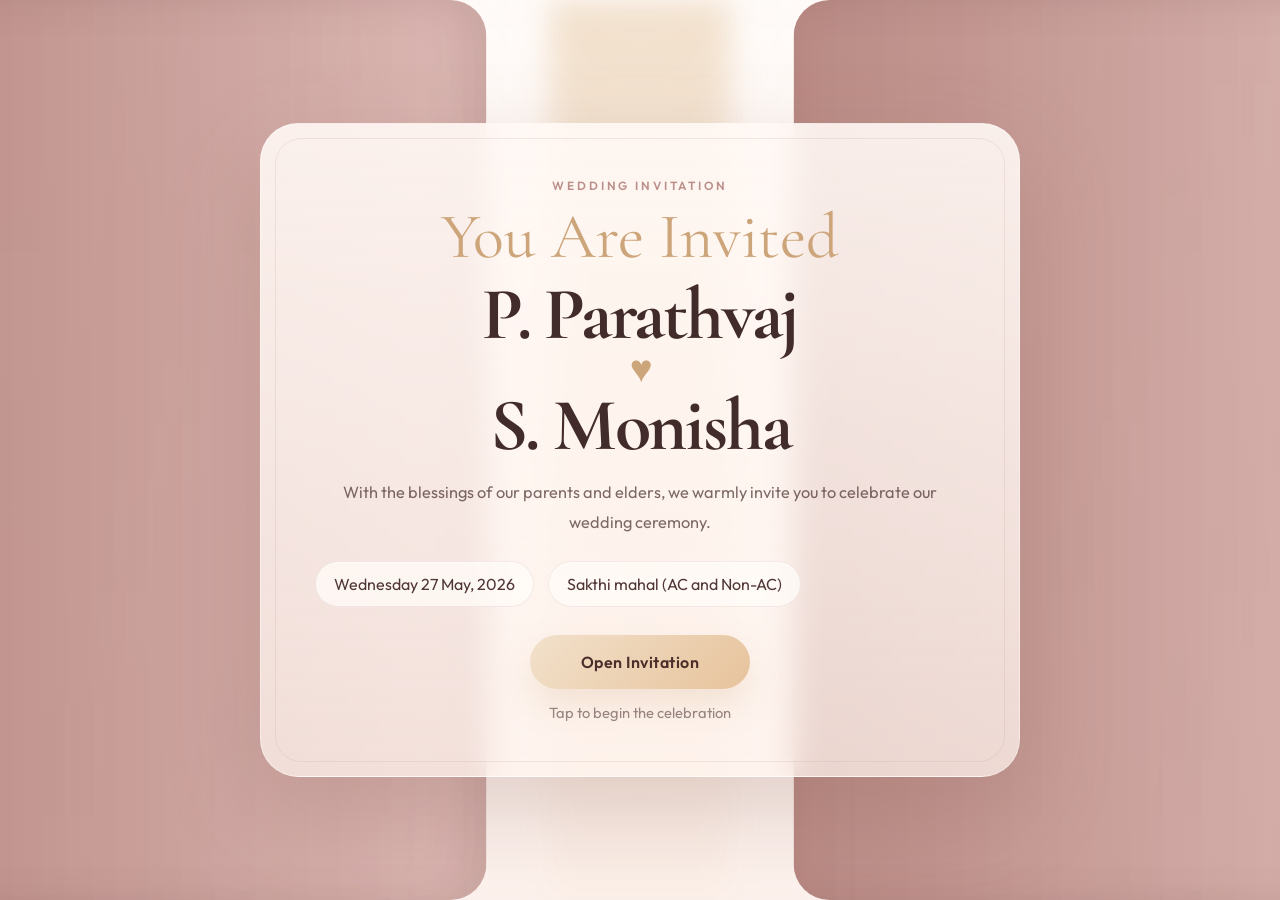
<file: index.html>
<!DOCTYPE html>
<html lang="en">
<head>
  <meta charset="UTF-8">
  <meta name="viewport" content="width=device-width, initial-scale=1.0">
  <meta name="description" content="Premium wedding invitation cover for P. Parathvaj and S. Monisha.">
  <title>P. Parathvaj & S. Monisha | Open Invitation</title>
  <link rel="preconnect" href="https://fonts.googleapis.com">
  <link rel="preconnect" href="https://fonts.gstatic.com" crossorigin>
  <link href="https://fonts.googleapis.com/css2?family=Cormorant+Garamond:wght@500;600;700&family=Outfit:wght@300;400;500;600;700&display=swap" rel="stylesheet">
  <link rel="stylesheet" href="styles.css">
</head>
<body class="page-opening">
  <div class="page-shell">
    <div class="ambient ambient-rose"></div>
    <div class="ambient ambient-cream"></div>
    <div class="grain"></div>
    <div class="petal-field" id="petalField" aria-hidden="true"></div>

    <main class="opening-stage">
      <div class="curtain curtain-left"></div>
      <div class="curtain curtain-right"></div>
      <div class="spotlight"></div>

      <section class="opening-card reveal reveal-immediate">
        <p class="mini-label">Wedding Invitation</p>
        <p class="script-line">You Are Invited</p>
        <h1 class="opening-title" data-couple-html><span class="name-line">P.&nbsp;Parathvaj</span><span class="heart-line">&hearts;</span><span class="name-line">S.&nbsp;Monisha</span></h1>
        <p class="opening-copy" data-opening-message>
          With joyful hearts and the blessings of our families, we invite you to celebrate our wedding.
        </p>
        <div class="opening-meta">
          <span class="meta-chip" data-wedding-date-long>Thursday, 28 May 2026</span>
          <span class="meta-chip" data-venue-name>Sakthi mahal (AC and Non-AC)</span>
        </div>
        <a class="button button-primary opening-button" href="welcome.html">Open Invitation</a>
        <p class="tap-note">Tap to begin the celebration</p>
      </section>
    </main>
  </div>

  <script src="script.js"></script>
</body>
</html>
</file>
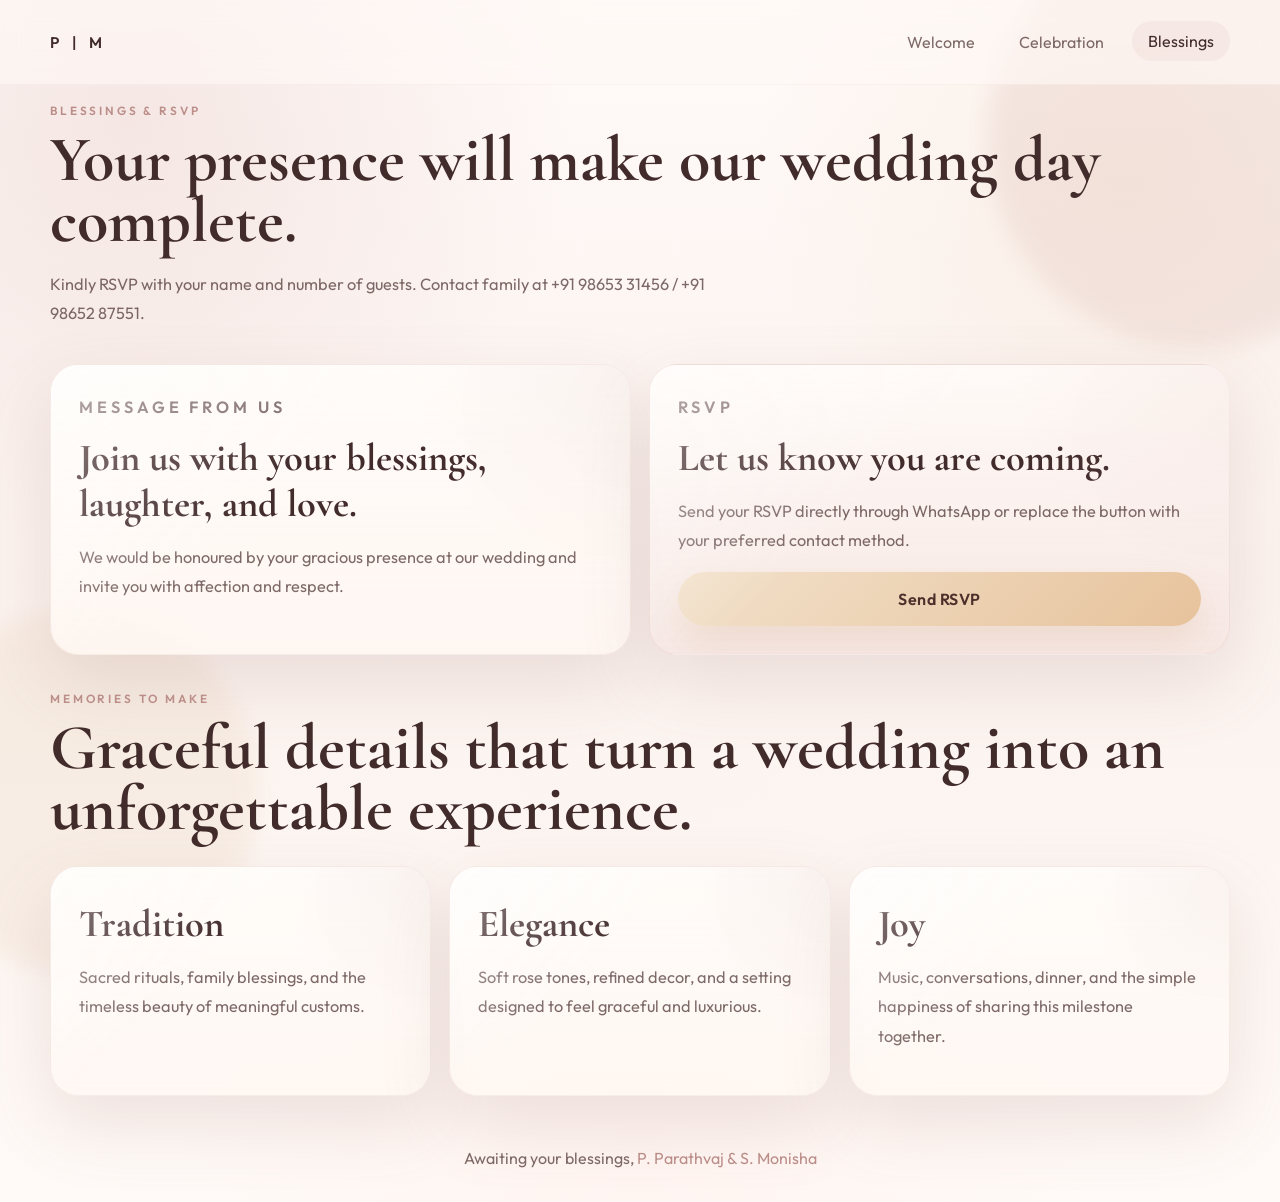
<file: blessings.html>
<!DOCTYPE html>
<html lang="en">
<head>
  <meta charset="UTF-8">
  <meta name="viewport" content="width=device-width, initial-scale=1.0">
  <meta name="description" content="Blessings and RSVP page for P. Parathvaj and S. Monisha wedding invitation.">
  <title>P. Parathvaj & S. Monisha | Blessings</title>
  <link rel="preconnect" href="https://fonts.googleapis.com">
  <link rel="preconnect" href="https://fonts.gstatic.com" crossorigin>
  <link href="https://fonts.googleapis.com/css2?family=Cormorant+Garamond:wght@500;600;700&family=Outfit:wght@300;400;500;600;700&display=swap" rel="stylesheet">
  <link rel="stylesheet" href="styles.css">
</head>
<body>
  <div class="page-shell">
    <div class="ambient ambient-rose"></div>
    <div class="ambient ambient-cream"></div>
    <div class="grain"></div>
    <div class="cursor-glow" id="cursorGlow" aria-hidden="true"></div>
    <div class="petal-field" id="petalField" aria-hidden="true"></div>

    <header class="site-header">
      <div class="container">
        <nav class="topbar">
          <a class="brand" href="index.html">P | M</a>
          <div class="nav-links">
            <a href="welcome.html">Welcome</a>
            <a href="celebration.html">Celebration</a>
            <a class="active" href="blessings.html">Blessings</a>
          </div>
        </nav>
      </div>
    </header>

    <main>
      <section class="container page-intro reveal">
        <p class="mini-label">Blessings & RSVP</p>
        <h1 class="page-title">Your presence will make our wedding day complete.</h1>
        <p class="page-copy" data-footer-message>
          Kindly RSVP with your name and number of guests. You can update this message and your contact link inside the site settings.
        </p>
      </section>

      <section class="container reveal">
        <div class="split-grid">
          <article class="premium-card detail-card">
            <p class="mini-label">Message From Us</p>
            <h3>Join us with your blessings, laughter, and love.</h3>
            <p data-closing-note>
              We would be honoured to celebrate this special day in your presence. Your love and blessings mean the world to us.
            </p>
          </article>

          <article class="premium-card detail-card accent-card">
            <p class="mini-label">RSVP</p>
            <h3>Let us know you are coming.</h3>
            <p>Send your RSVP directly through WhatsApp or replace the button with your preferred contact method.</p>
            <a class="button button-primary full-width" data-rsvp-link href="https://wa.me/919865331456" target="_blank" rel="noreferrer">Send RSVP</a>
          </article>
        </div>
      </section>

      <section class="container reveal">
        <div class="section-heading">
          <p class="mini-label">Memories To Make</p>
          <h2>Graceful details that turn a wedding into an unforgettable experience.</h2>
        </div>

        <div class="story-grid">
          <article class="premium-card story-card">
            <h3>Tradition</h3>
            <p>Sacred rituals, family blessings, and the timeless beauty of meaningful customs.</p>
          </article>
          <article class="premium-card story-card">
            <h3>Elegance</h3>
            <p>Soft rose tones, refined decor, and a setting designed to feel graceful and luxurious.</p>
          </article>
          <article class="premium-card story-card">
            <h3>Joy</h3>
            <p>Music, conversations, dinner, and the simple happiness of sharing this milestone together.</p>
          </article>
        </div>
      </section>
    </main>

    <footer class="footer">
      <p>Awaiting your blessings, <span data-couple-text>P. Parathvaj & S. Monisha</span></p>
    </footer>
  </div>

  <script src="script.js"></script>
</body>
</html>
</file>
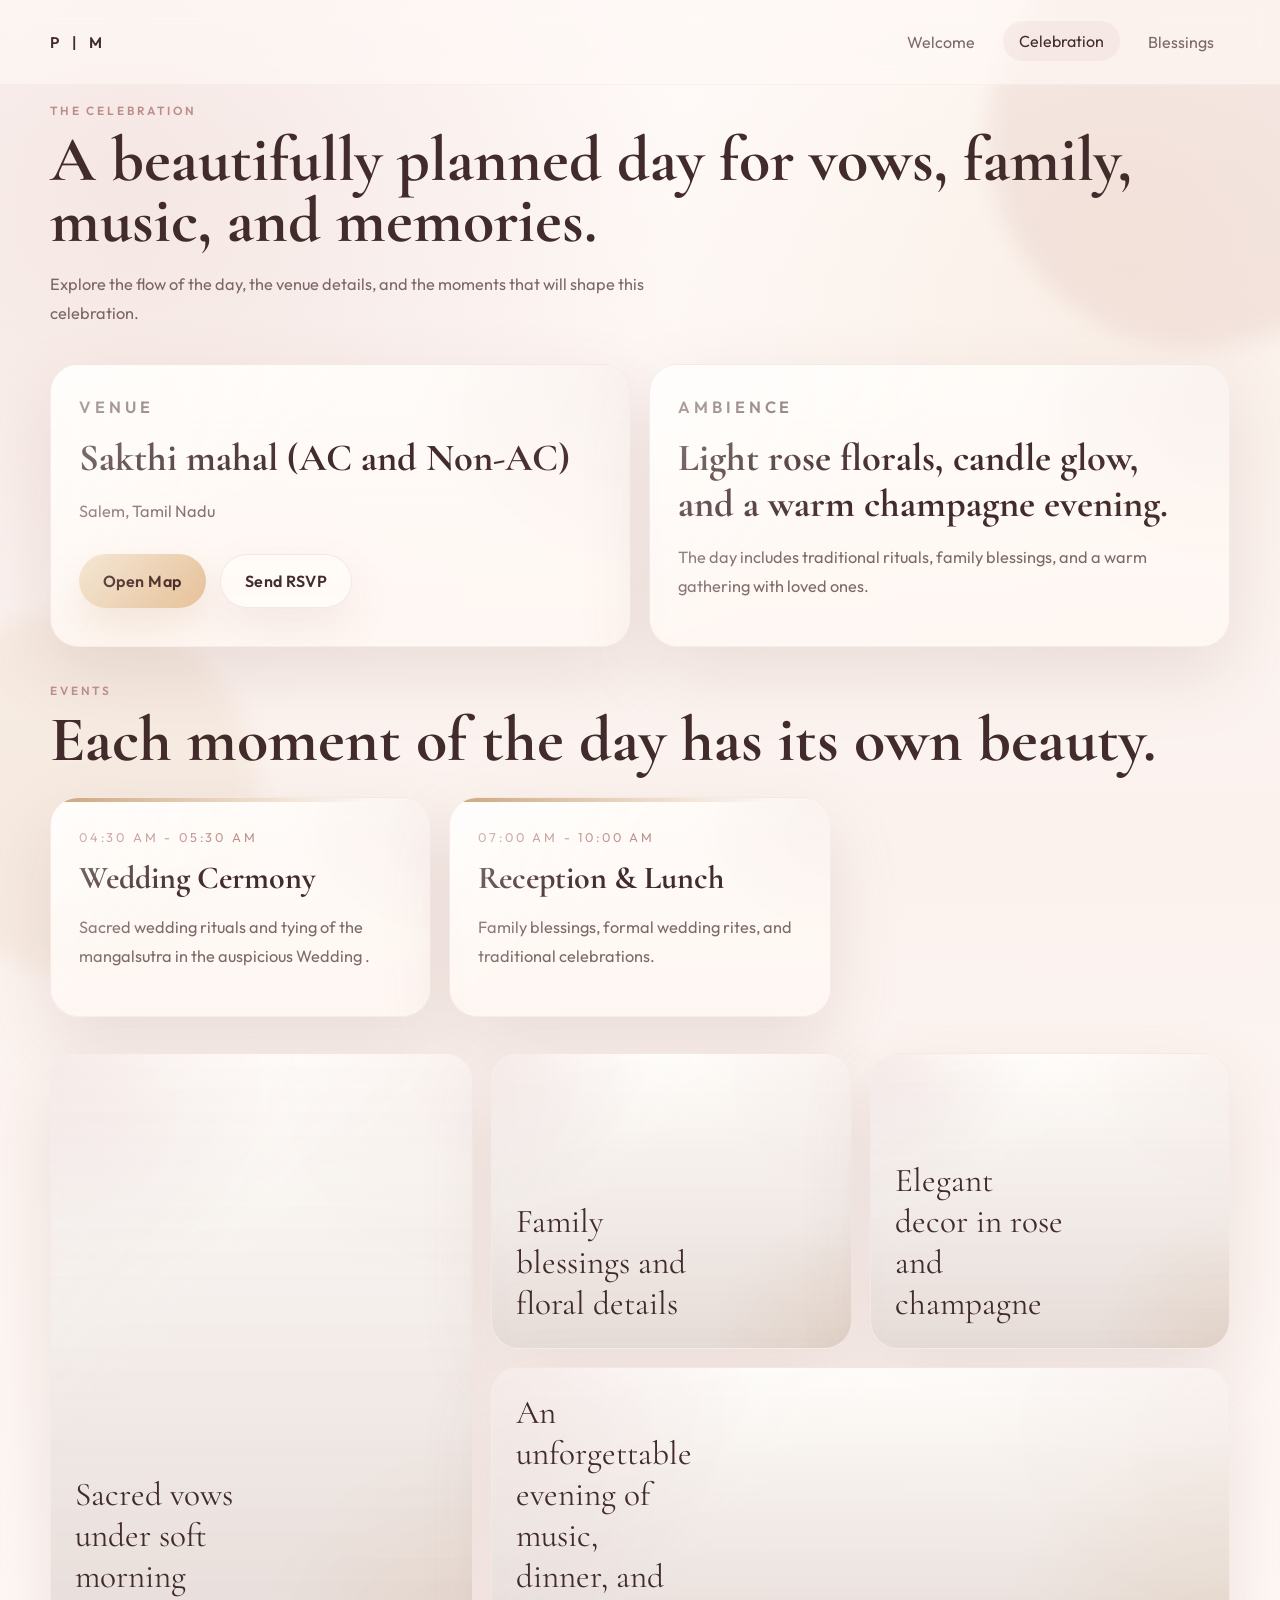
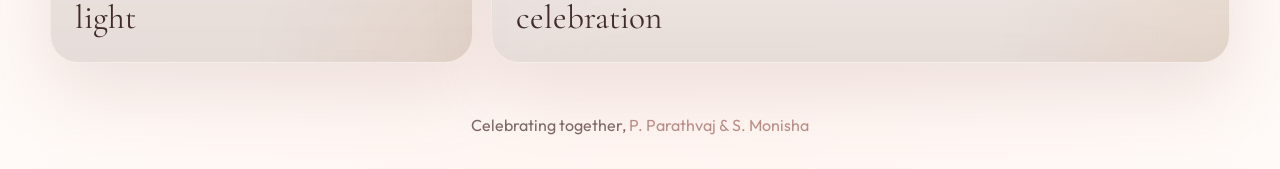
<file: celebration.html>
<!DOCTYPE html>
<html lang="en">
<head>
  <meta charset="UTF-8">
  <meta name="viewport" content="width=device-width, initial-scale=1.0">
  <meta name="description" content="Celebration details for P. Parathvaj and S. Monisha wedding invitation.">
  <title>P. Parathvaj & S. Monisha | Celebration</title>
  <link rel="preconnect" href="https://fonts.googleapis.com">
  <link rel="preconnect" href="https://fonts.gstatic.com" crossorigin>
  <link href="https://fonts.googleapis.com/css2?family=Cormorant+Garamond:wght@500;600;700&family=Outfit:wght@300;400;500;600;700&display=swap" rel="stylesheet">
  <link rel="stylesheet" href="styles.css">
</head>
<body>
  <div class="page-shell">
    <div class="ambient ambient-rose"></div>
    <div class="ambient ambient-cream"></div>
    <div class="grain"></div>
    <div class="cursor-glow" id="cursorGlow" aria-hidden="true"></div>
    <div class="petal-field" id="petalField" aria-hidden="true"></div>

    <header class="site-header">
      <div class="container">
        <nav class="topbar">
          <a class="brand" href="index.html">P | M</a>
          <div class="nav-links">
            <a href="welcome.html">Welcome</a>
            <a class="active" href="celebration.html">Celebration</a>
            <a href="blessings.html">Blessings</a>
          </div>
        </nav>
      </div>
    </header>

    <main>
      <section class="container page-intro reveal">
        <p class="mini-label">The Celebration</p>
        <h1 class="page-title">A beautifully planned day for vows, family, music, and memories.</h1>
        <p class="page-copy">
          Explore the flow of the day, the venue details, and the moments that will shape this celebration.
        </p>
      </section>

      <section class="container reveal">
        <div class="venue-showcase">
          <article class="premium-card venue-feature">
            <p class="mini-label">Venue</p>
            <h2 data-venue-name>Sakthi mahal (AC and Non-AC)</h2>
            <p data-venue-address>Salem, Tamil Nadu</p>
            <div class="hero-actions">
              <a class="button button-primary" data-map-link href="https://maps.app.goo.gl/HYjdV6SkisN9xQ6q7" target="_blank" rel="noreferrer">Open Map</a>
              <a class="button button-secondary" href="blessings.html">Send RSVP</a>
            </div>
          </article>

          <article class="premium-card dress-card">
            <p class="mini-label">Ambience</p>
            <h3>Light rose florals, candle glow, and a warm champagne evening.</h3>
            <p data-ambience-note>
              The celebration blends timeless rituals with a soft romantic setting, creating an elegant and intimate experience for every guest.
            </p>
          </article>
        </div>
      </section>

      <section class="container reveal">
        <div class="section-heading">
          <p class="mini-label">Events</p>
          <h2>Each moment of the day has its own beauty.</h2>
        </div>
        <div class="event-grid" id="eventGrid"></div>
      </section>

      <section class="container reveal">
        <div class="mood-grid">
          <article class="premium-card mood-card mood-tall">
            <span>Sacred vows under soft morning light</span>
          </article>
          <article class="premium-card mood-card">
            <span>Family blessings and floral details</span>
          </article>
          <article class="premium-card mood-card">
            <span>Elegant decor in rose and champagne</span>
          </article>
          <article class="premium-card mood-card mood-wide">
            <span>An unforgettable evening of music, dinner, and celebration</span>
          </article>
        </div>
      </section>
    </main>

    <footer class="footer">
      <p>Celebrating together, <span data-couple-text>P. Parathvaj & S. Monisha</span></p>
    </footer>
  </div>

  <script src="script.js"></script>
</body>
</html>
</file>
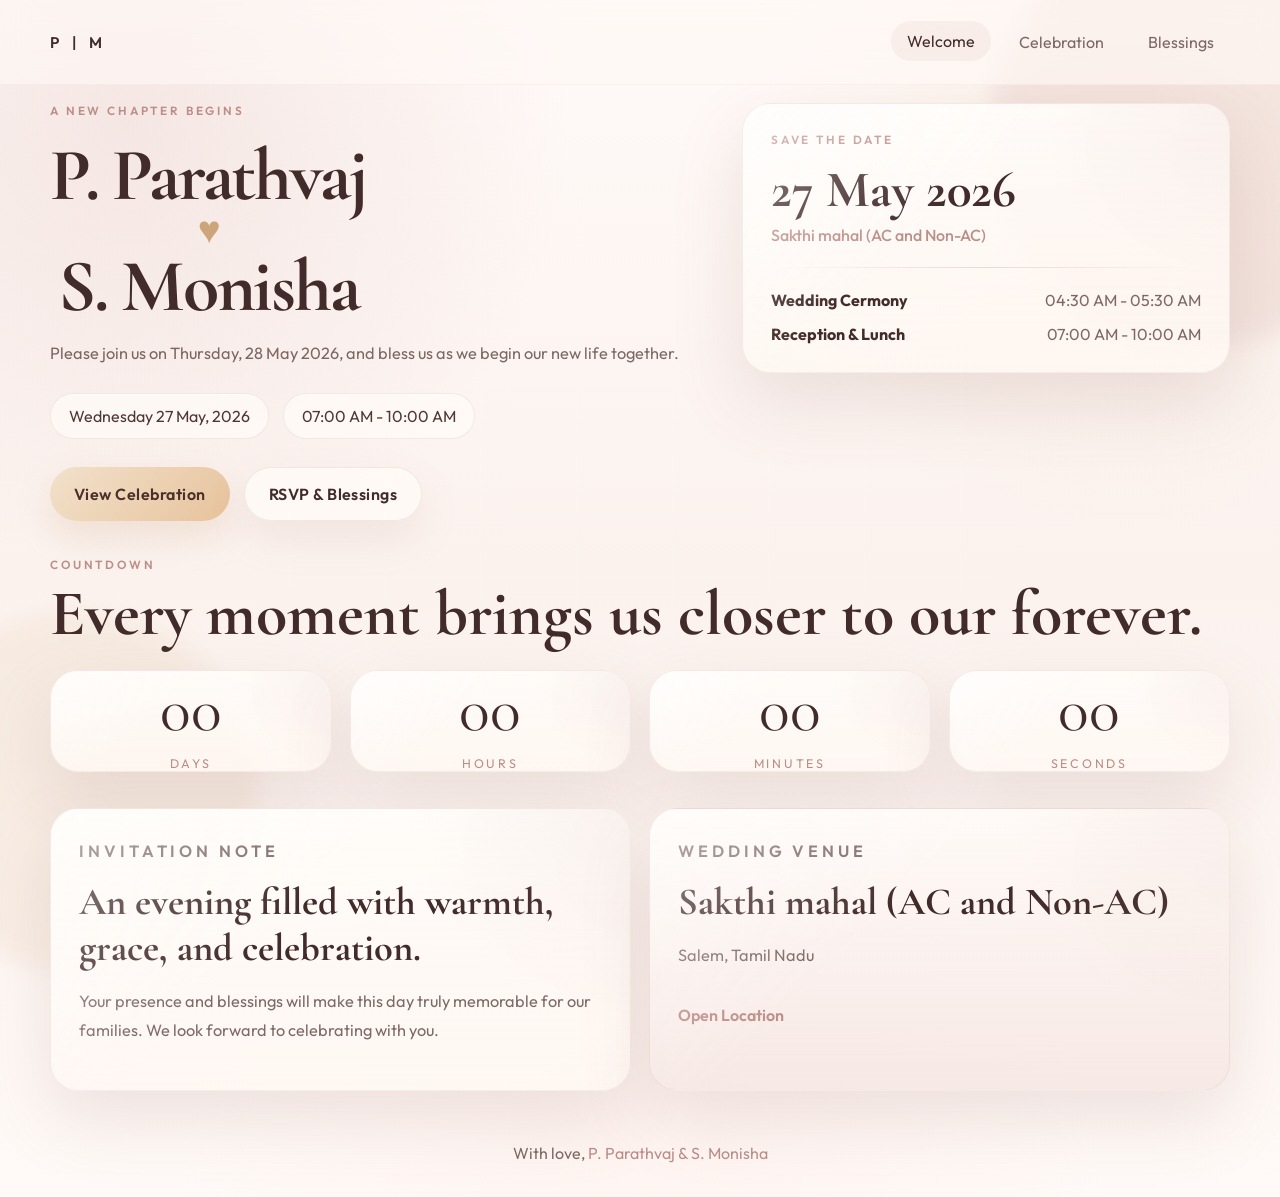
<file: welcome.html>
<!DOCTYPE html>
<html lang="en">
<head>
  <meta charset="UTF-8">
  <meta name="viewport" content="width=device-width, initial-scale=1.0">
  <meta name="description" content="Welcome page for P. Parathvaj and S. Monisha wedding invitation.">
  <title>P. Parathvaj & S. Monisha | Welcome</title>
  <link rel="preconnect" href="https://fonts.googleapis.com">
  <link rel="preconnect" href="https://fonts.gstatic.com" crossorigin>
  <link href="https://fonts.googleapis.com/css2?family=Cormorant+Garamond:wght@500;600;700&family=Outfit:wght@300;400;500;600;700&display=swap" rel="stylesheet">
  <link rel="stylesheet" href="styles.css">
</head>
<body>
  <div class="page-shell">
    <div class="ambient ambient-rose"></div>
    <div class="ambient ambient-cream"></div>
    <div class="grain"></div>
    <div class="cursor-glow" id="cursorGlow" aria-hidden="true"></div>
    <div class="petal-field" id="petalField" aria-hidden="true"></div>

    <header class="site-header">
      <div class="container">
        <nav class="topbar">
          <a class="brand" href="index.html">P | M</a>
          <div class="nav-links">
            <a class="active" href="welcome.html">Welcome</a>
            <a href="celebration.html">Celebration</a>
            <a href="blessings.html">Blessings</a>
          </div>
        </nav>
      </div>
    </header>

    <main>
      <section class="container hero-section">
        <div class="hero-grid hero-grid-wide">
          <div class="hero-copy reveal">
            <p class="mini-label">A New Chapter Begins</p>
            <h1 class="hero-title" data-couple-html><span class="name-line">P.&nbsp;Parathvaj</span><span class="heart-line">&hearts;</span><span class="name-line">S.&nbsp;Monisha</span></h1>
            <p class="hero-copy-text" data-hero-message>
              We invite you to celebrate our new beginning, wrapped in love, tradition, music, and the blessings of family.
            </p>
            <div class="hero-meta">
              <span class="meta-chip" data-wedding-date-long>Thursday, 28 May 2026</span>
              <span class="meta-chip" data-Reception & Lunch>07:00 AM - 10:00 AM</span>
            </div>
            <div class="hero-actions">
              <a class="button button-primary" href="celebration.html">View Celebration</a>
              <a class="button button-secondary" href="blessings.html">RSVP & Blessings</a>
            </div>
          </div>

          <div class="hero-side reveal" id="heroTilt">
            <article class="premium-card summary-card">
              <p class="mini-label">Save The Date</p>
              <h2 class="card-date" data-wedding-date-short>28 May 2026</h2>
              <p class="card-place" data-venue-name>Sakthi mahal (AC and Non-AC)</p>
              <div class="line-divider"></div>
              <ul class="summary-list" id="heroEventList"></ul>
            </article>
          </div>
        </div>
      </section>

      <section class="container countdown-section reveal">
        <div class="section-heading">
          <p class="mini-label">Countdown</p>
          <h2>Every moment brings us closer to our forever.</h2>
        </div>

        <div class="countdown-grid">
          <article class="premium-card count-card">
            <span class="count-value" id="days">00</span>
            <span class="count-label">Days</span>
          </article>
          <article class="premium-card count-card">
            <span class="count-value" id="hours">00</span>
            <span class="count-label">Hours</span>
          </article>
          <article class="premium-card count-card">
            <span class="count-value" id="minutes">00</span>
            <span class="count-label">Minutes</span>
          </article>
          <article class="premium-card count-card">
            <span class="count-value" id="seconds">00</span>
            <span class="count-label">Seconds</span>
          </article>
        </div>
      </section>

      <section class="container reveal">
        <div class="split-grid">
          <article class="premium-card detail-card">
            <p class="mini-label">Invitation Note</p>
            <h3>An evening filled with warmth, grace, and celebration.</h3>
            <p data-invitation-note>
              Your presence will make our day brighter, warmer, and more meaningful. Join us for a celebration filled with grace, joy, and heartfelt moments.
            </p>
          </article>

          <article class="premium-card detail-card accent-card">
            <p class="mini-label">Wedding Venue</p>
            <h3 data-venue-name>Sakthi mahal (AC and Non-AC)</h3>
            <p data-venue-address>Salem, Tamil Nadu</p>
            <a class="text-link" data-map-link href="https://maps.app.goo.gl/HYjdV6SkisN9xQ6q7" target="_blank" rel="noreferrer">Open Location</a>
          </article>
        </div>
      </section>
    </main>

    <footer class="footer">
      <p>With love, <span data-couple-text>P. Parathvaj & S. Monisha</span></p>
    </footer>
  </div>

  <script src="script.js"></script>
</body>
</html>
</file>
<file: styles.css>
:root {
  --bg: #fbf4ef;
  --bg-soft: #fff9f6;
  --surface: rgba(255, 252, 249, 0.9);
  --surface-soft: rgba(255, 247, 242, 0.8);
  --text: #503736;
  --heading: #422b2b;
  --muted: rgba(80, 55, 54, 0.74);
  --line: rgba(146, 104, 98, 0.16);
  --rose: #dfaca7;
  --rose-deep: #bc8e89;
  --champagne: #e7c9a5;
  --champagne-deep: #cda57b;
  --shadow: 0 28px 70px rgba(150, 108, 102, 0.16);
  --shadow-soft: 0 18px 42px rgba(171, 127, 121, 0.12);
  --radius-xl: 38px;
  --radius-lg: 28px;
  --radius-md: 22px;
  --container: min(1180px, calc(100% - 40px));
}

* {
  box-sizing: border-box;
}

html {
  scroll-behavior: smooth;
}

body {
  margin: 0;
  min-height: 100vh;
  font-family: "Outfit", sans-serif;
  color: var(--text);
  background:
    radial-gradient(circle at 10% 10%, rgba(214, 173, 169, 0.24), transparent 28%),
    radial-gradient(circle at 88% 14%, rgba(231, 201, 165, 0.18), transparent 24%),
    radial-gradient(circle at 50% 100%, rgba(255, 230, 225, 0.26), transparent 34%),
    linear-gradient(180deg, #fffaf8 0%, #fbf2ee 48%, #fffaf7 100%);
  overflow-x: hidden;
}

a {
  color: inherit;
  text-decoration: none;
}

.page-shell {
  position: relative;
  isolation: isolate;
}

.container {
  width: var(--container);
  margin: 0 auto;
}

.grain,
.ambient,
.cursor-glow,
.petal-field {
  pointer-events: none;
}

.grain {
  position: fixed;
  inset: 0;
  z-index: -4;
  opacity: 0.18;
  background-image:
    linear-gradient(rgba(255, 255, 255, 0.5) 1px, transparent 1px),
    linear-gradient(90deg, rgba(255, 255, 255, 0.5) 1px, transparent 1px);
  background-size: 96px 96px;
  mask-image: radial-gradient(circle at center, black 38%, transparent 92%);
}

.ambient {
  position: fixed;
  border-radius: 999px;
  filter: blur(10px);
  z-index: -3;
  opacity: 0.72;
  animation: floatAura 18s ease-in-out infinite alternate;
}

.ambient-rose {
  width: 420px;
  height: 420px;
  top: -8%;
  right: -10%;
  background: rgba(214, 173, 169, 0.28);
}

.ambient-cream {
  width: 360px;
  height: 360px;
  bottom: -8%;
  left: -8%;
  background: rgba(231, 201, 165, 0.24);
  animation-duration: 22s;
}

.cursor-glow {
  position: fixed;
  width: 240px;
  height: 240px;
  border-radius: 50%;
  transform: translate(-50%, -50%);
  background: radial-gradient(circle, rgba(231, 201, 165, 0.28) 0%, rgba(231, 201, 165, 0) 70%);
  opacity: 0;
  transition: opacity 0.3s ease;
  z-index: -2;
}

.petal-field {
  position: fixed;
  inset: 0;
  z-index: -2;
  overflow: hidden;
}

.petal {
  position: absolute;
  top: -12%;
  width: var(--size);
  height: calc(var(--size) * 1.4);
  border-radius: 50% 0 50% 50%;
  opacity: 0.28;
  transform: rotate(var(--rotate));
  background: linear-gradient(180deg, rgba(255, 239, 235, 0.96), rgba(214, 173, 169, 0.6));
  animation: petalFall var(--duration) linear infinite;
  animation-delay: var(--delay);
}

.site-header {
  position: sticky;
  top: 0;
  z-index: 20;
  backdrop-filter: blur(14px);
  background: rgba(255, 249, 246, 0.62);
  border-bottom: 1px solid rgba(188, 142, 137, 0.08);
}

.topbar {
  display: flex;
  align-items: center;
  justify-content: space-between;
  padding: 22px 0;
}

.brand {
  color: var(--heading);
  letter-spacing: 0.32em;
  text-transform: uppercase;
  font-size: 0.96rem;
  font-weight: 600;
}

.nav-links {
  display: flex;
  flex-wrap: wrap;
  gap: 12px;
}

.nav-links a {
  padding: 10px 16px;
  border-radius: 999px;
  color: var(--muted);
  transition: background 0.3s ease, color 0.3s ease, transform 0.3s ease;
}

.nav-links a:hover,
.nav-links a.active {
  background: rgba(214, 173, 169, 0.14);
  color: var(--heading);
  transform: translateY(-1px);
}

.hero-section,
.countdown-section,
.page-intro,
.footer,
main > .container {
  padding-top: 18px;
  padding-bottom: 18px;
}

.hero-grid,
.split-grid,
.venue-showcase,
.countdown-grid,
.event-grid,
.mood-grid,
.story-grid {
  display: grid;
  gap: 18px;
}

.hero-grid {
  grid-template-columns: 1.16fr 0.84fr;
  align-items: start;
}

.hero-grid-wide {
  min-height: auto;
}

.mini-label {
  margin: 0 0 12px;
  color: var(--rose-deep);
  letter-spacing: 0.24em;
  text-transform: uppercase;
  font-size: 0.74rem;
  font-weight: 600;
}

.script-line,
.opening-title,
.hero-title,
.page-title,
.section-heading h2,
.detail-card h3,
.venue-feature h2,
.dress-card h3,
.story-card h3,
.card-date,
.event-card h3 {
  font-family: "Cormorant Garamond", serif;
}

.script-line {
  margin: 0;
  color: var(--champagne-deep);
  font-size: clamp(2.4rem, 5vw, 4.6rem);
  line-height: 1;
}

.opening-title,
.hero-title {
  margin: 10px 0 0;
  color: var(--heading);
  font-size: clamp(2.8rem, 5.8vw, 5.2rem);
  line-height: 0.95;
  letter-spacing: -0.03em;
  display: inline-grid;
  justify-items: center;
  text-align: center;
}

.name-line {
  display: block;
  color: var(--heading);
  font-size: 1em;
}

.heart-line {
  display: block;
}

.heart-line {
  color: var(--champagne-deep);
  font-size: 0.52em;
  line-height: 0.8;
  margin: 0.14em 0 0.1em;
  justify-self: center;
}

.opening-copy,
.hero-copy-text,
.page-copy,
.detail-card p,
.dress-card p,
.story-card p,
.venue-feature p,
.event-card p {
  color: var(--muted);
  line-height: 1.8;
  font-size: 1.02rem;
}

.opening-copy {
  max-width: 650px;
  margin: 18px auto 0;
}

.hero-copy-text,
.page-copy {
  max-width: 660px;
  margin: 18px 0 0;
}

.hero-meta,
.opening-meta,
.hero-actions {
  display: flex;
  flex-wrap: wrap;
  gap: 14px;
}

.hero-meta,
.opening-meta {
  margin-top: 24px;
}

.hero-actions {
  margin-top: 28px;
}

.meta-chip {
  padding: 12px 18px;
  border-radius: 999px;
  background: rgba(255, 251, 247, 0.76);
  border: 1px solid rgba(188, 142, 137, 0.16);
  box-shadow: inset 0 1px 0 rgba(255, 255, 255, 0.56);
}

.button {
  display: inline-flex;
  align-items: center;
  justify-content: center;
  min-height: 54px;
  padding: 0 24px;
  border: 0;
  border-radius: 999px;
  font-weight: 600;
  letter-spacing: 0.03em;
  transition: transform 0.3s ease, box-shadow 0.3s ease;
}

.button:hover {
  transform: translateY(-2px);
}

.button-primary {
  color: #4c2f2a;
  background: linear-gradient(135deg, #f2e1cb 0%, #e7c39c 100%);
  box-shadow: 0 16px 34px rgba(205, 165, 123, 0.22);
}

.button-secondary {
  color: var(--heading);
  background: rgba(255, 251, 247, 0.76);
  border: 1px solid rgba(188, 142, 137, 0.18);
  box-shadow: var(--shadow-soft);
}

.full-width {
  width: 100%;
}

.premium-card {
  position: relative;
  border-radius: var(--radius-lg);
  background: linear-gradient(180deg, rgba(255, 252, 249, 0.94), rgba(255, 247, 242, 0.82));
  border: 1px solid rgba(188, 142, 137, 0.14);
  box-shadow: var(--shadow);
  overflow: hidden;
}

.premium-card::before {
  content: "";
  position: absolute;
  inset: 0;
  background:
    linear-gradient(135deg, rgba(255, 255, 255, 0.45), transparent 40%),
    radial-gradient(circle at top right, rgba(214, 173, 169, 0.12), transparent 34%);
  pointer-events: none;
}

.summary-card,
.detail-card,
.venue-feature,
.dress-card,
.story-card,
.event-card {
  padding: 28px;
}

.summary-card {
  transform-style: preserve-3d;
}

.card-date {
  margin: 8px 0 4px;
  color: var(--heading);
  font-size: clamp(2.2rem, 4vw, 3.6rem);
}

.card-place {
  margin: 0;
  color: var(--rose-deep);
  font-weight: 500;
}

.line-divider {
  height: 1px;
  margin: 22px 0;
  background: linear-gradient(90deg, transparent, rgba(188, 142, 137, 0.3), transparent);
}

.summary-list {
  list-style: none;
  padding: 0;
  margin: 0;
  display: grid;
  gap: 14px;
}

.summary-list li {
  display: flex;
  justify-content: space-between;
  gap: 16px;
  color: var(--muted);
}

.summary-list strong {
  color: var(--heading);
}

.section-heading {
  margin-bottom: 26px;
}

.section-heading h2,
.page-title {
  margin: 0;
  color: var(--heading);
  font-size: clamp(2.4rem, 5vw, 4.6rem);
  line-height: 0.95;
}

.countdown-grid {
  grid-template-columns: repeat(4, minmax(0, 1fr));
}

.count-card {
  text-align: center;
}

.count-value {
  display: block;
  color: var(--heading);
  font-family: "Cormorant Garamond", serif;
  font-size: clamp(2.6rem, 5vw, 4.2rem);
}

.count-label {
  display: block;
  margin-top: 8px;
  color: var(--rose-deep);
  font-size: 0.78rem;
  letter-spacing: 0.22em;
  text-transform: uppercase;
}

.split-grid,
.venue-showcase {
  grid-template-columns: 1fr 1fr;
}

.detail-card h3,
.dress-card h3,
.story-card h3,
.venue-feature h2 {
  margin: 6px 0 12px;
  color: var(--heading);
  font-size: clamp(1.8rem, 3vw, 2.8rem);
}

.text-link {
  display: inline-flex;
  margin-top: 18px;
  color: var(--rose-deep);
  font-weight: 600;
}

.accent-card {
  background: linear-gradient(180deg, rgba(255, 250, 247, 0.96), rgba(245, 229, 225, 0.82));
}

.event-grid {
  grid-template-columns: repeat(3, minmax(0, 1fr));
}

.event-card::after {
  content: "";
  position: absolute;
  inset: 0 auto auto 0;
  width: 100%;
  height: 4px;
  background: linear-gradient(90deg, var(--champagne-deep), transparent 84%);
}

.event-time {
  color: var(--rose-deep);
  font-size: 0.8rem;
  letter-spacing: 0.22em;
  text-transform: uppercase;
}

.event-card h3 {
  margin: 12px 0 10px;
  color: var(--heading);
  font-size: 2rem;
}

.mood-grid {
  grid-template-columns: 1.08fr 0.92fr 0.92fr;
  grid-template-rows: repeat(2, minmax(220px, 1fr));
}

.mood-card {
  display: flex;
  align-items: flex-end;
  min-height: 220px;
  padding: 24px;
}

.mood-card::after {
  content: "";
  position: absolute;
  inset: 0;
  background:
    linear-gradient(180deg, rgba(255, 255, 255, 0.04), rgba(80, 55, 54, 0.14)),
    radial-gradient(circle at top left, rgba(214, 173, 169, 0.24), transparent 34%),
    radial-gradient(circle at bottom right, rgba(231, 201, 165, 0.26), transparent 30%);
  pointer-events: none;
}

.mood-card span {
  position: relative;
  z-index: 1;
  color: var(--heading);
  font-family: "Cormorant Garamond", serif;
  font-size: clamp(1.5rem, 2.6vw, 2.4rem);
  max-width: 11ch;
}

.mood-tall {
  grid-row: 1 / span 2;
}

.mood-wide {
  grid-column: 2 / span 2;
}

.story-grid {
  grid-template-columns: repeat(3, minmax(0, 1fr));
}

.footer {
  text-align: center;
  color: var(--muted);
}

.footer span {
  color: var(--rose-deep);
}

.opening-stage {
  min-height: 100vh;
  position: relative;
  display: grid;
  place-items: center;
  padding: 24px;
  overflow: hidden;
}

.opening-stage::before {
  content: "";
  position: absolute;
  inset: 0;
  background:
    radial-gradient(circle at top center, rgba(255, 255, 255, 0.54), transparent 28%),
    linear-gradient(180deg, rgba(255, 248, 244, 0.9), rgba(252, 240, 235, 0.84));
  z-index: -1;
}

.spotlight {
  position: absolute;
  top: 0;
  left: 50%;
  width: 180px;
  height: 100%;
  transform: translateX(-50%);
  background: linear-gradient(180deg, rgba(231, 201, 165, 0.54), rgba(231, 201, 165, 0.06));
  filter: blur(16px);
}

.curtain {
  position: absolute;
  top: 0;
  bottom: 0;
  width: 50%;
  background:
    linear-gradient(90deg, rgba(183, 134, 128, 0.96), rgba(214, 173, 169, 0.86)),
    repeating-linear-gradient(90deg, rgba(255, 255, 255, 0.08) 0, rgba(255, 255, 255, 0.08) 28px, rgba(255, 255, 255, 0.02) 28px, rgba(255, 255, 255, 0.02) 56px);
  box-shadow: inset -20px 0 40px rgba(91, 54, 52, 0.14);
}

.curtain-left {
  left: 0;
  border-top-right-radius: 36px;
  border-bottom-right-radius: 36px;
  animation: curtainLeft 1.8s ease forwards;
}

.curtain-right {
  right: 0;
  border-top-left-radius: 36px;
  border-bottom-left-radius: 36px;
  animation: curtainRight 1.8s ease forwards;
}

.opening-card {
  position: relative;
  width: min(760px, 100%);
  text-align: center;
  padding: clamp(28px, 5vw, 54px);
  border-radius: var(--radius-xl);
  background: linear-gradient(180deg, rgba(255, 248, 244, 0.9), rgba(255, 244, 238, 0.7));
  border: 1px solid rgba(255, 255, 255, 0.42);
  box-shadow: 0 34px 90px rgba(143, 99, 94, 0.26);
  backdrop-filter: blur(16px);
}

.opening-card::after {
  content: "";
  position: absolute;
  inset: 14px;
  border-radius: 26px;
  border: 1px solid rgba(188, 142, 137, 0.18);
  pointer-events: none;
}

.opening-button {
  min-width: 220px;
  margin-top: 28px;
}

.tap-note {
  margin: 14px 0 0;
  color: rgba(80, 55, 54, 0.58);
  font-size: 0.92rem;
}

.reveal {
  opacity: 0;
  transform: translateY(32px);
  transition: opacity 0.9s ease, transform 0.9s ease;
}

.reveal-immediate {
  animation: floatIn 0.9s ease 0.2s forwards;
}

.reveal.is-visible {
  opacity: 1;
  transform: translateY(0);
}

@keyframes curtainLeft {
  from { transform: translateX(0); }
  to { transform: translateX(-24%); }
}

@keyframes curtainRight {
  from { transform: translateX(0); }
  to { transform: translateX(24%); }
}

@keyframes floatAura {
  from { transform: translate3d(0, 0, 0) scale(1); }
  to { transform: translate3d(18px, 26px, 0) scale(1.1); }
}

@keyframes petalFall {
  0% { transform: translate3d(0, 0, 0) rotate(var(--rotate)); }
  50% { transform: translate3d(22px, 55vh, 0) rotate(calc(var(--rotate) + 70deg)); }
  100% { transform: translate3d(-16px, 110vh, 0) rotate(calc(var(--rotate) + 140deg)); }
}

@keyframes floatIn {
  from { opacity: 0; transform: translateY(28px); }
  to { opacity: 1; transform: translateY(0); }
}

@media (max-width: 980px) {
  .hero-grid,
  .split-grid,
  .venue-showcase,
  .event-grid,
  .story-grid,
  .countdown-grid,
  .mood-grid {
    grid-template-columns: 1fr 1fr;
  }

  .mood-tall,
  .mood-wide {
    grid-column: auto;
    grid-row: auto;
  }
}

@media (max-width: 720px) {
  .container {
    width: min(100% - 28px, 1180px);
  }

  .site-header {
    position: static;
  }

  .topbar {
    padding: 16px 0;
    gap: 16px;
    flex-direction: column;
  }

  .nav-links {
    justify-content: center;
  }

  .hero-section,
  .countdown-section,
  .page-intro,
  .footer,
  main > .container {
    padding-top: 14px;
  }

  .hero-grid,
  .split-grid,
  .venue-showcase,
  .event-grid,
  .story-grid,
  .countdown-grid,
  .mood-grid {
    grid-template-columns: 1fr;
  }

  .summary-card,
  .detail-card,
  .venue-feature,
  .dress-card,
  .story-card,
  .event-card,
  .opening-card {
    padding: 24px;
  }

  .button,
  .meta-chip {
    width: 100%;
  }

  .hero-actions {
    width: 100%;
  }
}

@media (prefers-reduced-motion: reduce) {
  html {
    scroll-behavior: auto;
  }

  .ambient,
  .petal,
  .curtain,
  .reveal,
  .reveal-immediate,
  .button,
  .cursor-glow {
    animation: none !important;
    transition: none !important;
  }

  .reveal,
  .reveal-immediate {
    opacity: 1;
    transform: none;
  }

  .curtain-left,
  .curtain-right {
    transform: translateX(0);
  }
}
</file>
